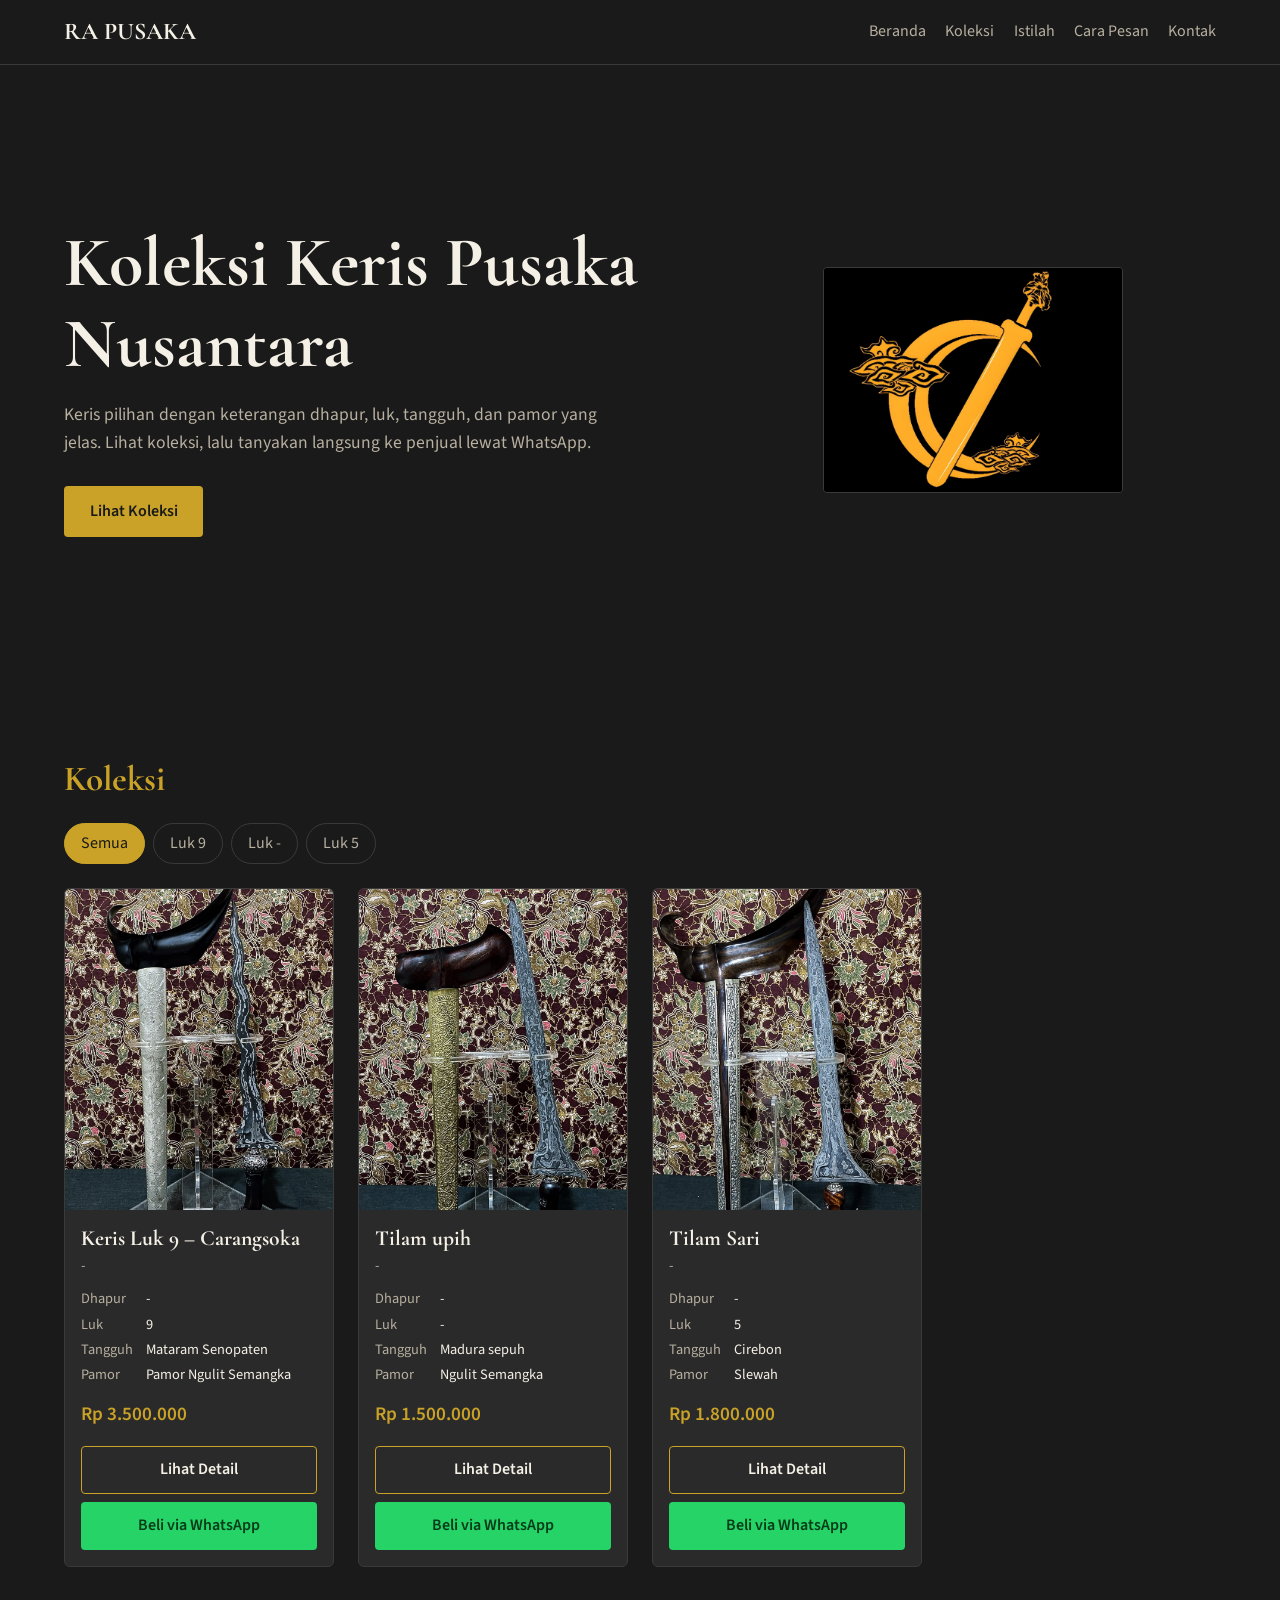
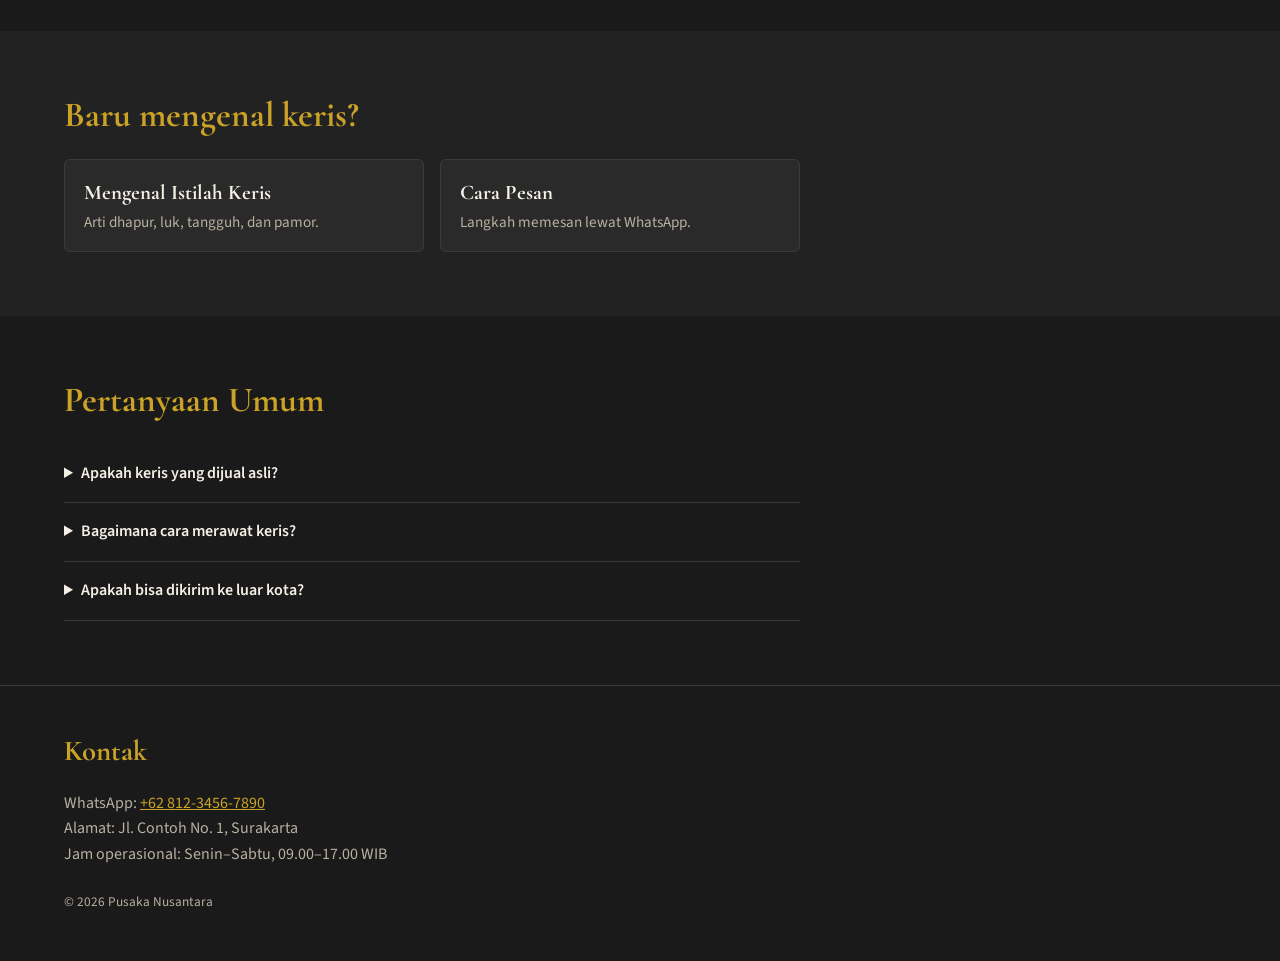
<file: index.html>
<!DOCTYPE html>
<html lang="id">
<head>
<meta charset="UTF-8">
<meta name="viewport" content="width=device-width, initial-scale=1, viewport-fit=cover">
<meta name="theme-color" content="#1a1a1a">
<title>RA PUSAKA – Galeri Keris</title>
<meta name="description" content="Koleksi keris pusaka Nusantara lengkap dengan dhapur, luk, tangguh, dan pamor. Pesan langsung lewat WhatsApp.">
<link rel="preconnect" href="https://fonts.googleapis.com">
<link rel="preconnect" href="https://fonts.gstatic.com" crossorigin>
<link href="https://fonts.googleapis.com/css2?family=Cormorant+Garamond:wght@500;700&family=Source+Sans+3:wght@400;600&display=swap" rel="stylesheet">
<link rel="stylesheet" href="css/style.css">
</head>
<body>

<header class="navbar">
  <a href="#beranda" class="logo">RA PUSAKA</a>
  <nav>
    <a href="#beranda">Beranda</a>
    <a href="#koleksi">Koleksi</a>
    <a href="istilah.html">Istilah</a>
    <a href="cara-pesan.html">Cara Pesan</a>
    <a href="#kontak">Kontak</a>
  </nav>
</header>

<main>
<section id="beranda" class="hero">
  <div class="hero-teks">
    <h1>Koleksi Keris Pusaka Nusantara</h1>
    <p>Keris pilihan dengan keterangan dhapur, luk, tangguh, dan pamor yang jelas. Lihat koleksi, lalu tanyakan langsung ke penjual lewat WhatsApp.</p>
    <a href="#koleksi" class="btn-utama">Lihat Koleksi</a>
  </div>
  <img class="hero-gambar" src="images/RA-PUSAKA.jpeg" alt="Ilustrasi keris luk 9">
</section>

<section id="koleksi" class="seksi">
  <h2>Koleksi</h2>
  <div id="filter" class="filter" aria-label="Filter berdasarkan luk"></div>
  <div id="grid" class="grid"></div>
</section>

<section class="seksi gelap">
  <h2>Baru mengenal keris?</h2>
  <div class="pintasan">
    <a href="istilah.html"><strong>Mengenal Istilah Keris</strong><span>Arti dhapur, luk, tangguh, dan pamor.</span></a>
    <a href="cara-pesan.html"><strong>Cara Pesan</strong><span>Langkah memesan lewat WhatsApp.</span></a>
  </div>
</section>

<section id="faq" class="seksi">
  <h2>Pertanyaan Umum</h2>
  <details><summary>Apakah keris yang dijual asli?</summary><p>Setiap keris dilengkapi keterangan dhapur, luk, tangguh, dan pamor. Penjual siap menjelaskan asal-usul dan kondisi bilah melalui chat.</p></details>
  <details><summary>Bagaimana cara merawat keris?</summary><p>Simpan di tempat kering, bersihkan dengan minyak khusus (warangan dan minyak cendana), dan hindari menyentuh bilah dengan tangan basah.</p></details>
  <details><summary>Apakah bisa dikirim ke luar kota?</summary><p>Bisa. Keris dikemas aman dan dikirim lewat ekspedisi. Ongkos kirim dibahas saat konfirmasi.</p></details>
</section>
</main>

<footer id="kontak" class="footer">
  <h2>Kontak</h2>
  <p>WhatsApp: <a href="#" id="link-wa">+62 812-3456-7890</a></p>
  <p>Alamat: Jl. Contoh No. 1, Surakarta</p>
  <p>Jam operasional: Senin–Sabtu, 09.00–17.00 WIB</p>
  <small>&copy; 2026 Pusaka Nusantara</small>
</footer>

<a id="bar-wa" class="bar-wa" href="#" target="_blank" rel="noopener">Tanya via WhatsApp</a>

<dialog id="modal" aria-labelledby="modal-judul">
  <div id="modal-isi"></div>
</dialog>

<dialog id="zoom" aria-label="Foto keris diperbesar">
  <button class="tutup" aria-label="Tutup foto">&times;</button>
  <img id="zoom-img" alt="">
</dialog>

<script src="js/data.js"></script>
<script src="js/script.js"></script>
</body>
</html>
</file>
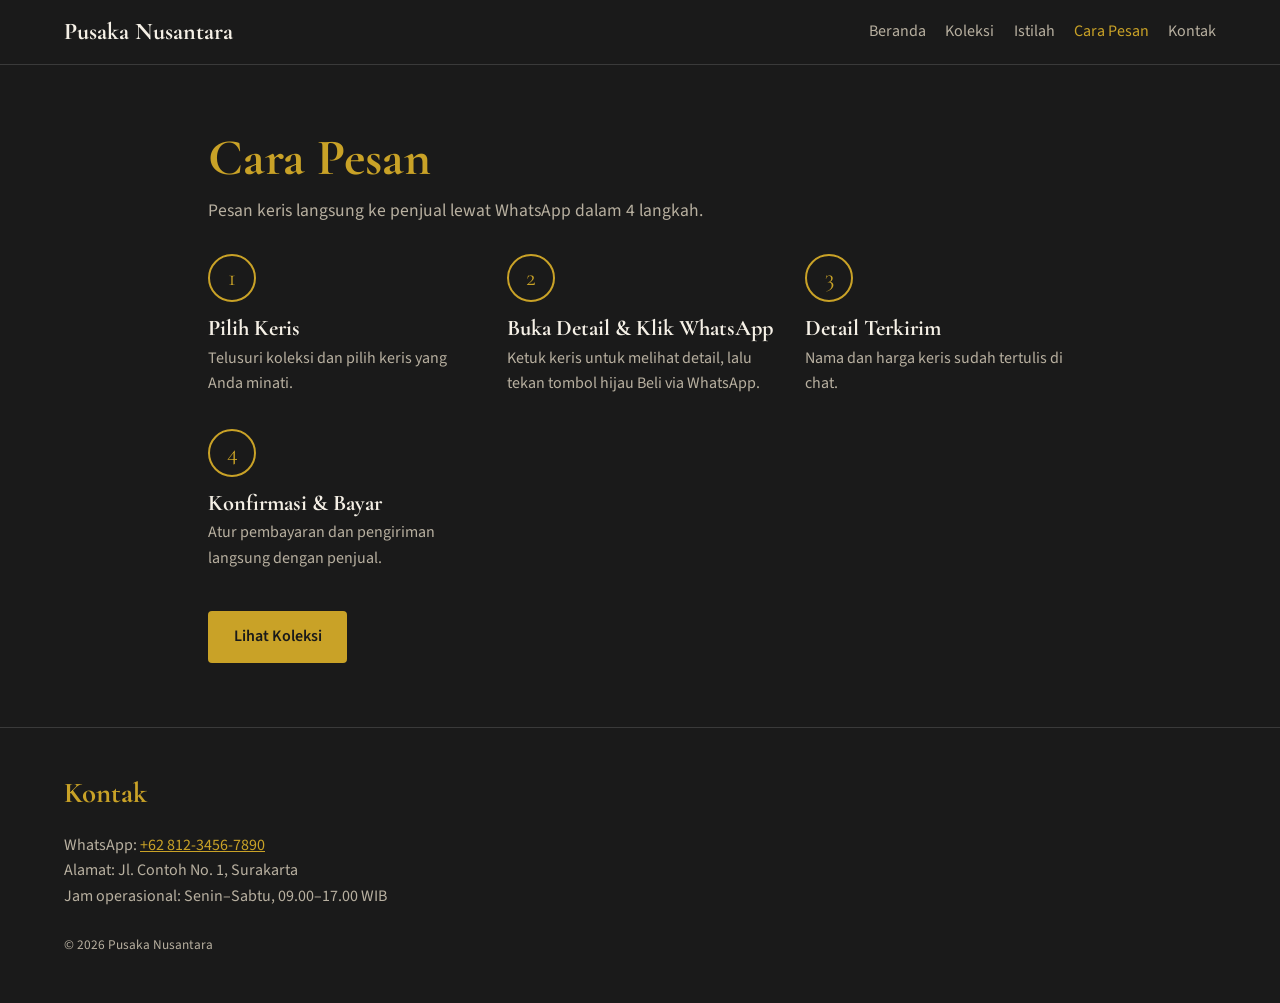
<file: cara-pesan.html>
<!DOCTYPE html>
<html lang="id">
<head>
<meta charset="UTF-8">
<meta name="viewport" content="width=device-width, initial-scale=1, viewport-fit=cover">
<meta name="theme-color" content="#1a1a1a">
<title>Cara Pesan – Pusaka Nusantara</title>
<meta name="description" content="Cara memesan keris lewat WhatsApp dalam 4 langkah.">
<link rel="preconnect" href="https://fonts.googleapis.com">
<link rel="preconnect" href="https://fonts.gstatic.com" crossorigin>
<link href="https://fonts.googleapis.com/css2?family=Cormorant+Garamond:wght@500;700&family=Source+Sans+3:wght@400;600&display=swap" rel="stylesheet">
<link rel="stylesheet" href="css/style.css">
</head>
<body>

<header class="navbar">
  <a href="index.html" class="logo">Pusaka Nusantara</a>
  <nav>
    <a href="index.html">Beranda</a>
    <a href="index.html#koleksi">Koleksi</a>
    <a href="istilah.html">Istilah</a>
    <a href="cara-pesan.html" class="aktif">Cara Pesan</a>
    <a href="#kontak">Kontak</a>
  </nav>
</header>

<main>
<section class="seksi halaman">
  <h1>Cara Pesan</h1>
  <p class="pengantar">Pesan keris langsung ke penjual lewat WhatsApp dalam 4 langkah.</p>
  <ol class="langkah">
    <li><span class="nomor">1</span><h3>Pilih Keris</h3><p>Telusuri koleksi dan pilih keris yang Anda minati.</p></li>
    <li><span class="nomor">2</span><h3>Buka Detail &amp; Klik WhatsApp</h3><p>Ketuk keris untuk melihat detail, lalu tekan tombol hijau Beli via WhatsApp.</p></li>
    <li><span class="nomor">3</span><h3>Detail Terkirim</h3><p>Nama dan harga keris sudah tertulis di chat.</p></li>
    <li><span class="nomor">4</span><h3>Konfirmasi &amp; Bayar</h3><p>Atur pembayaran dan pengiriman langsung dengan penjual.</p></li>
  </ol>
  <a href="index.html#koleksi" class="btn-utama btn-lanjut">Lihat Koleksi</a>
</section>
</main>

<footer id="kontak" class="footer">
  <h2>Kontak</h2>
  <p>WhatsApp: <a href="#" id="link-wa">+62 812-3456-7890</a></p>
  <p>Alamat: Jl. Contoh No. 1, Surakarta</p>
  <p>Jam operasional: Senin–Sabtu, 09.00–17.00 WIB</p>
  <small>&copy; 2026 Pusaka Nusantara</small>
</footer>

<a id="bar-wa" class="bar-wa" href="#" target="_blank" rel="noopener">Tanya via WhatsApp</a>

<script src="js/data.js"></script>
<script src="js/halaman.js"></script>
</body>
</html>
</file>
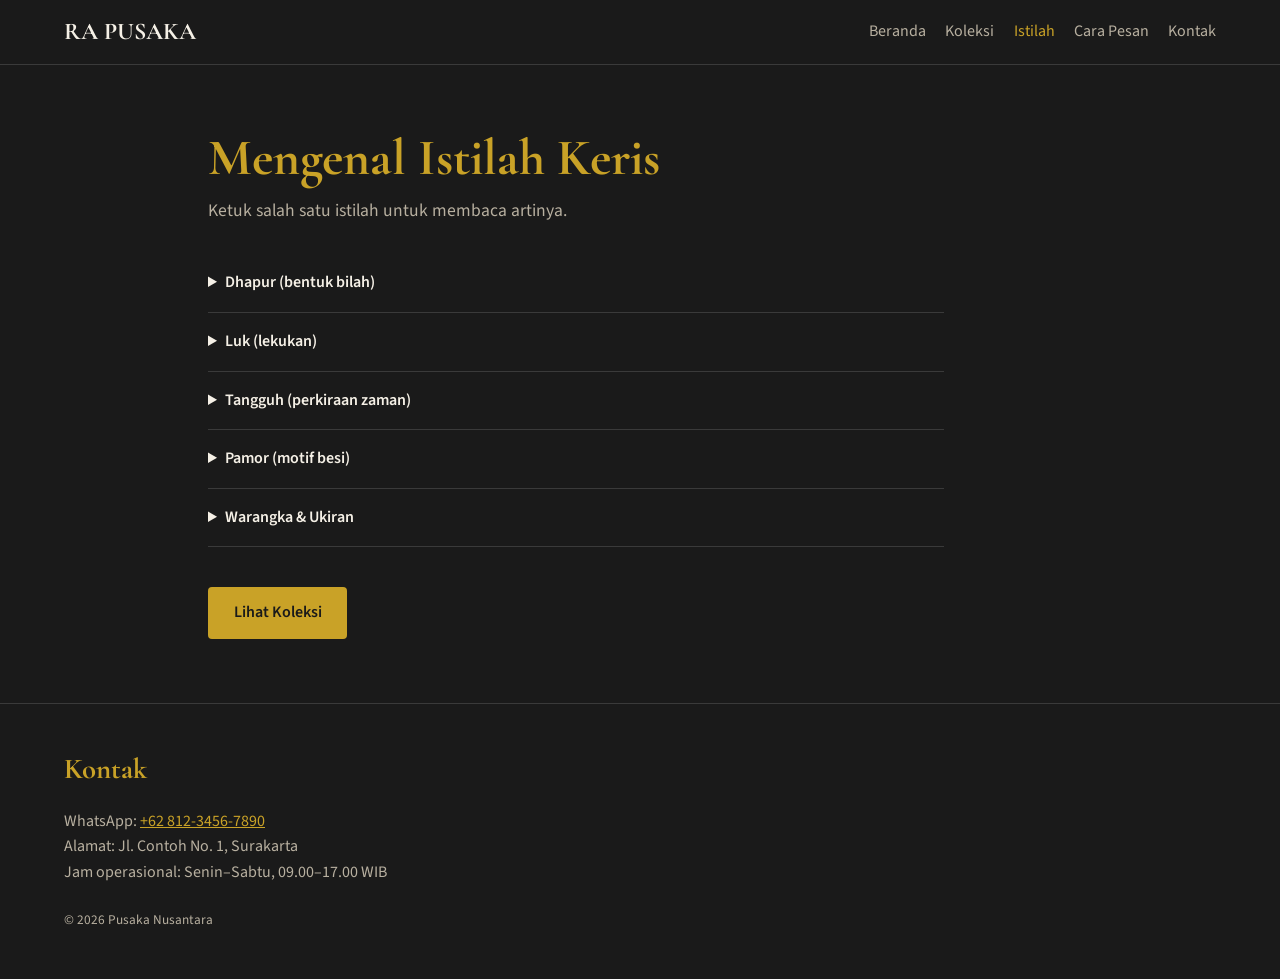
<file: istilah.html>
<!DOCTYPE html>
<html lang="id">
<head>
<meta charset="UTF-8">
<meta name="viewport" content="width=device-width, initial-scale=1, viewport-fit=cover">
<meta name="theme-color" content="#1a1a1a">
<title>Mengenal Istilah Keris – Pusaka Nusantara</title>
<meta name="description" content="Arti dhapur, luk, tangguh, pamor, dan warangka pada keris.">
<link rel="preconnect" href="https://fonts.googleapis.com">
<link rel="preconnect" href="https://fonts.gstatic.com" crossorigin>
<link href="https://fonts.googleapis.com/css2?family=Cormorant+Garamond:wght@500;700&family=Source+Sans+3:wght@400;600&display=swap" rel="stylesheet">
<link rel="stylesheet" href="css/style.css">
</head>
<body>

<header class="navbar">
  <a href="index.html" class="logo">RA PUSAKA</a>
  <nav>
    <a href="index.html">Beranda</a>
    <a href="index.html#koleksi">Koleksi</a>
    <a href="istilah.html" class="aktif">Istilah</a>
    <a href="cara-pesan.html">Cara Pesan</a>
    <a href="#kontak">Kontak</a>
  </nav>
</header>

<main>
<section class="seksi halaman">
  <h1>Mengenal Istilah Keris</h1>
  <p class="pengantar">Ketuk salah satu istilah untuk membaca artinya.</p>
  <details><summary>Dhapur (bentuk bilah)</summary><p>Dhapur adalah bentuk dan nama bilah keris, ditentukan oleh jumlah luk, ornamen, dan ricikan (bagian-bagian di bilah). Ada ratusan dhapur, misalnya Sabuk Inten, Sengkelat, dan Pandawa.</p></details>
  <details><summary>Luk (lekukan)</summary><p>Luk adalah jumlah lekukan pada bilah. Keris lurus tidak punya luk. Jumlah luk biasanya ganjil, dari 3 sampai 13 atau lebih.</p></details>
  <details><summary>Tangguh (perkiraan zaman)</summary><p>Tangguh menunjukkan perkiraan masa dan daerah pembuatan keris, dinilai dari ciri besi, garap, dan bentuk bilah, misalnya Majapahit, Mataram, atau Madura.</p></details>
  <details><summary>Pamor (motif besi)</summary><p>Pamor adalah corak berlapis di permukaan bilah yang muncul dari tempaan besi dan bahan pamor. Tiap motif punya nama, misalnya Beras Wutah dan Udan Mas.</p></details>
  <details><summary>Warangka &amp; Ukiran</summary><p>Warangka adalah sarung keris, sedangkan ukiran adalah gagangnya. Keduanya dibuat dari kayu, tanduk, atau logam, dan bentuknya berbeda tiap gaya daerah.</p></details>
  <a href="index.html#koleksi" class="btn-utama btn-lanjut">Lihat Koleksi</a>
</section>
</main>

<footer id="kontak" class="footer">
  <h2>Kontak</h2>
  <p>WhatsApp: <a href="#" id="link-wa">+62 812-3456-7890</a></p>
  <p>Alamat: Jl. Contoh No. 1, Surakarta</p>
  <p>Jam operasional: Senin–Sabtu, 09.00–17.00 WIB</p>
  <small>&copy; 2026 Pusaka Nusantara</small>
</footer>

<a id="bar-wa" class="bar-wa" href="#" target="_blank" rel="noopener">Tanya via WhatsApp</a>

<script src="js/data.js"></script>
<script src="js/halaman.js"></script>
</body>
</html>
</file>
<file: css/style.css>
:root{
  --bg-utama:#1a1a1a; --bg-kartu:#2a2a2a; --teks-utama:#f5f0e6;
  --teks-abu:#b8b0a0; --aksen:#c9a227; --tombol-wa:#25D366; --garis:#3a3a3a;
  --font-judul:"Cormorant Garamond",Georgia,serif;
  --font-isi:"Source Sans 3",system-ui,sans-serif;
}
*{box-sizing:border-box;margin:0}
html{scroll-behavior:smooth;scroll-padding-top:70px}
body{background:var(--bg-utama);color:var(--teks-utama);font-family:var(--font-isi);line-height:1.6}
a{color:var(--aksen)}
:focus-visible{outline:2px solid var(--aksen);outline-offset:3px}
h1,h2,h3{font-family:var(--font-judul);line-height:1.15}
h2{font-size:2.2rem;margin-bottom:1.5rem;color:var(--aksen)}

.navbar{position:sticky;top:0;z-index:10;display:flex;flex-wrap:wrap;justify-content:space-between;align-items:center;gap:.5rem 1.5rem;padding:.8rem 5%;background:var(--bg-utama);border-bottom:1px solid var(--garis)}
.logo{font-family:var(--font-judul);font-size:1.5rem;font-weight:700;color:var(--teks-utama);text-decoration:none}
.navbar nav{display:flex;gap:1.2rem;flex-wrap:wrap}
.navbar nav a{color:var(--teks-abu);text-decoration:none}
.navbar nav a:hover{color:var(--aksen)}

.hero{display:grid;grid-template-columns:1.3fr 1fr;align-items:center;gap:2rem;padding:4rem 5%;min-height:70vh}
.hero h1{font-size:clamp(2.4rem,6vw,4.4rem);font-weight:700;margin-bottom:1rem}
.hero p{color:var(--teks-abu);max-width:34rem;margin-bottom:1.8rem;font-size:1.1rem}
.hero-gambar{width:100%;max-width:300px;justify-self:center;border:1px solid var(--garis);border-radius:4px}
.btn-utama{display:inline-block;background:var(--aksen);color:#1a1a1a;padding:.8rem 1.6rem;text-decoration:none;font-weight:600;border-radius:4px}
.btn-utama:hover{filter:brightness(1.1)}

.seksi{padding:4rem 5%}
.seksi.gelap{background:#222}
.filter{display:flex;flex-wrap:wrap;gap:.5rem;margin-bottom:1.5rem}
.filter button{background:none;color:var(--teks-abu);border:1px solid var(--garis);padding:.4rem 1rem;border-radius:999px;cursor:pointer;font:inherit}
.filter button[aria-pressed="true"]{background:var(--aksen);color:#1a1a1a;border-color:var(--aksen)}

.grid{display:grid;grid-template-columns:repeat(auto-fill,minmax(250px,1fr));gap:1.5rem}
.kartu-keris{display:flex;flex-direction:column;background:var(--bg-kartu);border:1px solid var(--garis);border-radius:6px;overflow:hidden}
.kartu-keris img{width:100%;aspect-ratio:5/6;object-fit:cover;background:#222}
.kartu-keris .info{padding:1rem;flex:1}
.kartu-keris h3{font-size:1.35rem;margin-bottom:.2rem}
.asal{color:var(--teks-abu);font-size:.9rem;margin-bottom:.6rem}
.detail{display:grid;grid-template-columns:auto 1fr;gap:.15rem .8rem;font-size:.9rem;margin-bottom:.8rem}
.detail dt{color:var(--teks-abu)}
.detail dd{margin:0}
.harga{font-size:1.2rem;font-weight:600;color:var(--aksen)}
.btn-wa{margin:0 1rem 1rem;background:var(--tombol-wa);color:#073b1a;border:0;padding:.75rem;border-radius:4px;font:inherit;font-weight:600;cursor:pointer}
.btn-wa:hover{filter:brightness(1.08)}

.langkah{list-style:none;padding:0;display:grid;grid-template-columns:repeat(auto-fit,minmax(200px,1fr));gap:2rem}
.nomor{display:grid;place-items:center;width:3rem;height:3rem;border:2px solid var(--aksen);border-radius:50%;font-family:var(--font-judul);font-size:1.5rem;color:var(--aksen);margin-bottom:.8rem}
.langkah h3{font-size:1.4rem;margin-bottom:.3rem}
.langkah p{color:var(--teks-abu)}

details{border-bottom:1px solid var(--garis);padding:1rem 0;max-width:46rem}
summary{cursor:pointer;font-weight:600}
details p{color:var(--teks-abu);margin-top:.5rem}

.footer{padding:3rem 5%;border-top:1px solid var(--garis);color:var(--teks-abu)}
.footer h2{font-size:1.8rem}
.footer small{display:block;margin-top:1.5rem}

@media (max-width:700px){
  .hero{grid-template-columns:1fr;padding-top:2.5rem}
  .hero-gambar{max-width:200px;order:-1}
}
@media (prefers-reduced-motion:reduce){html{scroll-behavior:auto}}

/* ---------- tambahan: info & mobile ---------- */
.pengantar{color:var(--teks-abu);margin:-1rem 0 1rem}
.aksi{display:grid;gap:.5rem;padding:0 1rem 1rem}
.aksi .btn-wa,.modal-teks .btn-wa{margin:0}
.btn-wa{display:block;text-align:center;text-decoration:none;min-height:48px;line-height:1.5}
.aksi .btn-wa{padding:.7rem}
.btn-detail{min-height:48px;background:none;color:var(--teks-utama);border:1px solid var(--aksen);border-radius:4px;font:inherit;font-weight:600;cursor:pointer}
.btn-detail:hover{background:rgba(201,162,39,.12)}
.bar-wa{display:none}

dialog{border:1px solid var(--garis);background:var(--bg-kartu);color:var(--teks-utama);border-radius:8px;padding:0;width:min(92vw,520px);max-height:90vh;overflow:auto}
dialog::backdrop{background:rgba(0,0,0,.7)}
dialog img{display:block;width:100%;max-height:300px;object-fit:cover;background:#222}
.modal-teks{padding:1.2rem}
.modal-teks h3{font-size:1.7rem}
.modal-teks p{margin-bottom:.8rem}
.modal-teks .detail{font-size:1rem}
.modal-teks .detail dd{overflow-wrap:anywhere}
.tutup{position:absolute;top:.5rem;right:.5rem;width:44px;height:44px;border-radius:50%;border:0;background:rgba(26,26,26,.85);color:var(--teks-utama);font-size:1.6rem;cursor:pointer}

@media (max-width:700px){
  body{font-size:1.05rem;padding-bottom:calc(64px + env(safe-area-inset-bottom))}
  h2{font-size:1.9rem}
  .navbar{flex-wrap:nowrap;flex-direction:column;align-items:flex-start;gap:.3rem;padding:.6rem 5% 0}
  .navbar nav{width:100%;flex-wrap:nowrap;overflow-x:auto;gap:1.4rem;scrollbar-width:none}
  .navbar nav::-webkit-scrollbar{display:none}
  .navbar nav a{white-space:nowrap;padding:.5rem 0}
  .hero{min-height:auto;padding-bottom:2.5rem}
  .btn-utama{display:block;text-align:center;padding:1rem}
  .seksi{padding:2.5rem 5%}
  .filter{flex-wrap:nowrap;overflow-x:auto;margin:0 -5% 1.2rem;padding:0 5% .3rem;scrollbar-width:none}
  .filter button{flex:none;min-height:44px}
  .grid{grid-template-columns:1fr}
  .kartu-keris img{aspect-ratio:4/3}
  .detail{font-size:1rem}
  summary{padding:.2rem 0;min-height:44px;display:flex;align-items:center}
  .bar-wa{display:block;position:fixed;left:0;right:0;bottom:0;z-index:20;background:var(--tombol-wa);color:#073b1a;text-align:center;text-decoration:none;font-weight:600;padding:1rem 1rem calc(1rem + env(safe-area-inset-bottom))}
  dialog{width:100vw;max-width:100vw;margin:auto 0 0;max-height:92vh;border-radius:14px 14px 0 0;border-bottom:0}
}

/* ---------- slider foto ---------- */
.slider{position:relative}
.jalur{display:flex;overflow-x:auto;scroll-snap-type:x mandatory;scrollbar-width:none;-webkit-overflow-scrolling:touch}
.jalur::-webkit-scrollbar{display:none}
.jalur img{flex:0 0 100%;scroll-snap-align:center;user-select:none}
.geser{position:absolute;top:50%;transform:translateY(-50%);width:40px;height:40px;border:0;border-radius:50%;background:rgba(26,26,26,.75);color:var(--teks-utama);font-size:1.6rem;line-height:1;cursor:pointer}
.geser.kiri{left:.5rem}
.geser.kanan{right:.5rem}
.hitung{position:absolute;bottom:.5rem;right:.5rem;background:rgba(26,26,26,.8);color:var(--teks-utama);font-size:.8rem;padding:.15rem .6rem;border-radius:999px}
.modal-teks{position:relative}

/* ---------- perbaikan panel detail ---------- */
dialog{margin:auto}
.tutup{z-index:5}
@media (max-width:700px){dialog{margin:auto 0 0}}

/* ---------- koleksi ringkas (gaya katalog) ---------- */
.kartu-keris{cursor:pointer}
.chip{display:none}
@media (max-width:700px){
  .grid{grid-template-columns:1fr 1fr;gap:.6rem}
  .kartu-keris img{aspect-ratio:1/1}
  .kartu-keris .jalur{overflow:hidden}
  .kartu-keris .geser,.kartu-keris .hitung,.kartu-keris .detail,.kartu-keris .aksi{display:none}
  .kartu-keris .info{padding:.6rem .6rem .7rem}
  .kartu-keris h3{font-size:1.05rem;line-height:1.25;margin-bottom:.15rem;display:-webkit-box;-webkit-line-clamp:2;-webkit-box-orient:vertical;overflow:hidden}
  .kartu-keris .asal{font-size:.8rem;line-height:1.3;margin-bottom:.4rem}
  .chip{display:inline-block;font-size:.75rem;line-height:1.3;border:1px solid var(--garis);border-radius:999px;padding:.1rem .55rem;color:var(--teks-abu);margin-bottom:.45rem}
  .kartu-keris .harga{font-size:1.05rem}
}

/* ---------- foto diperbesar ---------- */
dialog .jalur img{cursor:zoom-in}
#zoom{width:100vw;max-width:100vw;height:100vh;height:100dvh;max-height:none;margin:0;border:0;border-radius:0;background:rgba(0,0,0,.96);overflow:hidden}
#zoom[open]{display:grid;place-items:center}
#zoom img{width:auto;height:auto;max-width:100%;max-height:100%;object-fit:contain;background:none;cursor:zoom-out}
#zoom .tutup{position:fixed;top:.8rem;right:.8rem}

/* ---------- halaman terpisah ---------- */
.navbar nav a.aktif{color:var(--aksen)}
.halaman{max-width:62rem;margin:0 auto}
.halaman h1{font-size:clamp(2.2rem,5vw,3.2rem);color:var(--aksen);margin-bottom:.6rem}
.halaman .pengantar{margin:0 0 1.8rem;font-size:1.1rem}
.btn-lanjut{margin-top:2.5rem}
.pintasan{display:grid;grid-template-columns:repeat(auto-fit,minmax(240px,1fr));gap:1rem;max-width:46rem}
.pintasan a{display:block;background:var(--bg-kartu);border:1px solid var(--garis);border-radius:6px;padding:1rem 1.2rem;text-decoration:none;color:var(--teks-utama)}
.pintasan a:hover{border-color:var(--aksen)}
.pintasan strong{display:block;font-family:var(--font-judul);font-size:1.3rem}
.pintasan span{color:var(--teks-abu);font-size:.95rem}
</file>
